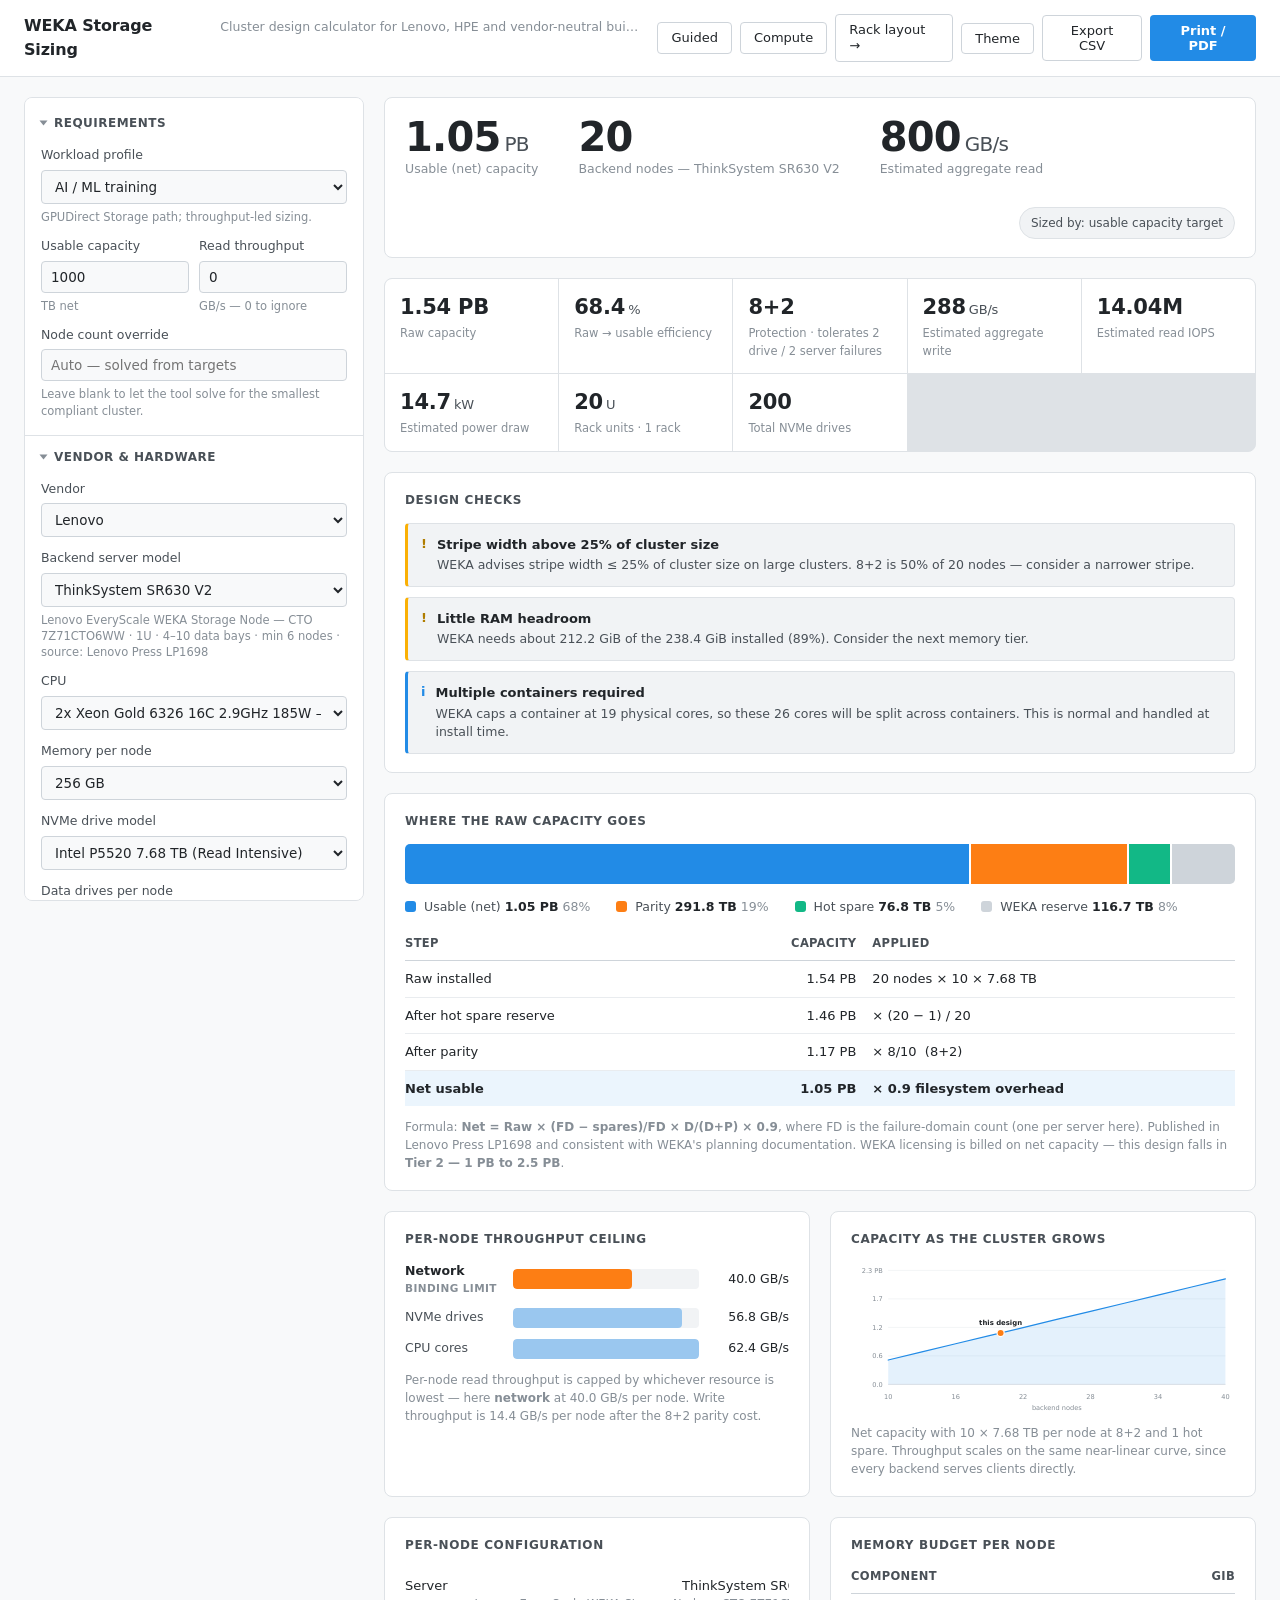
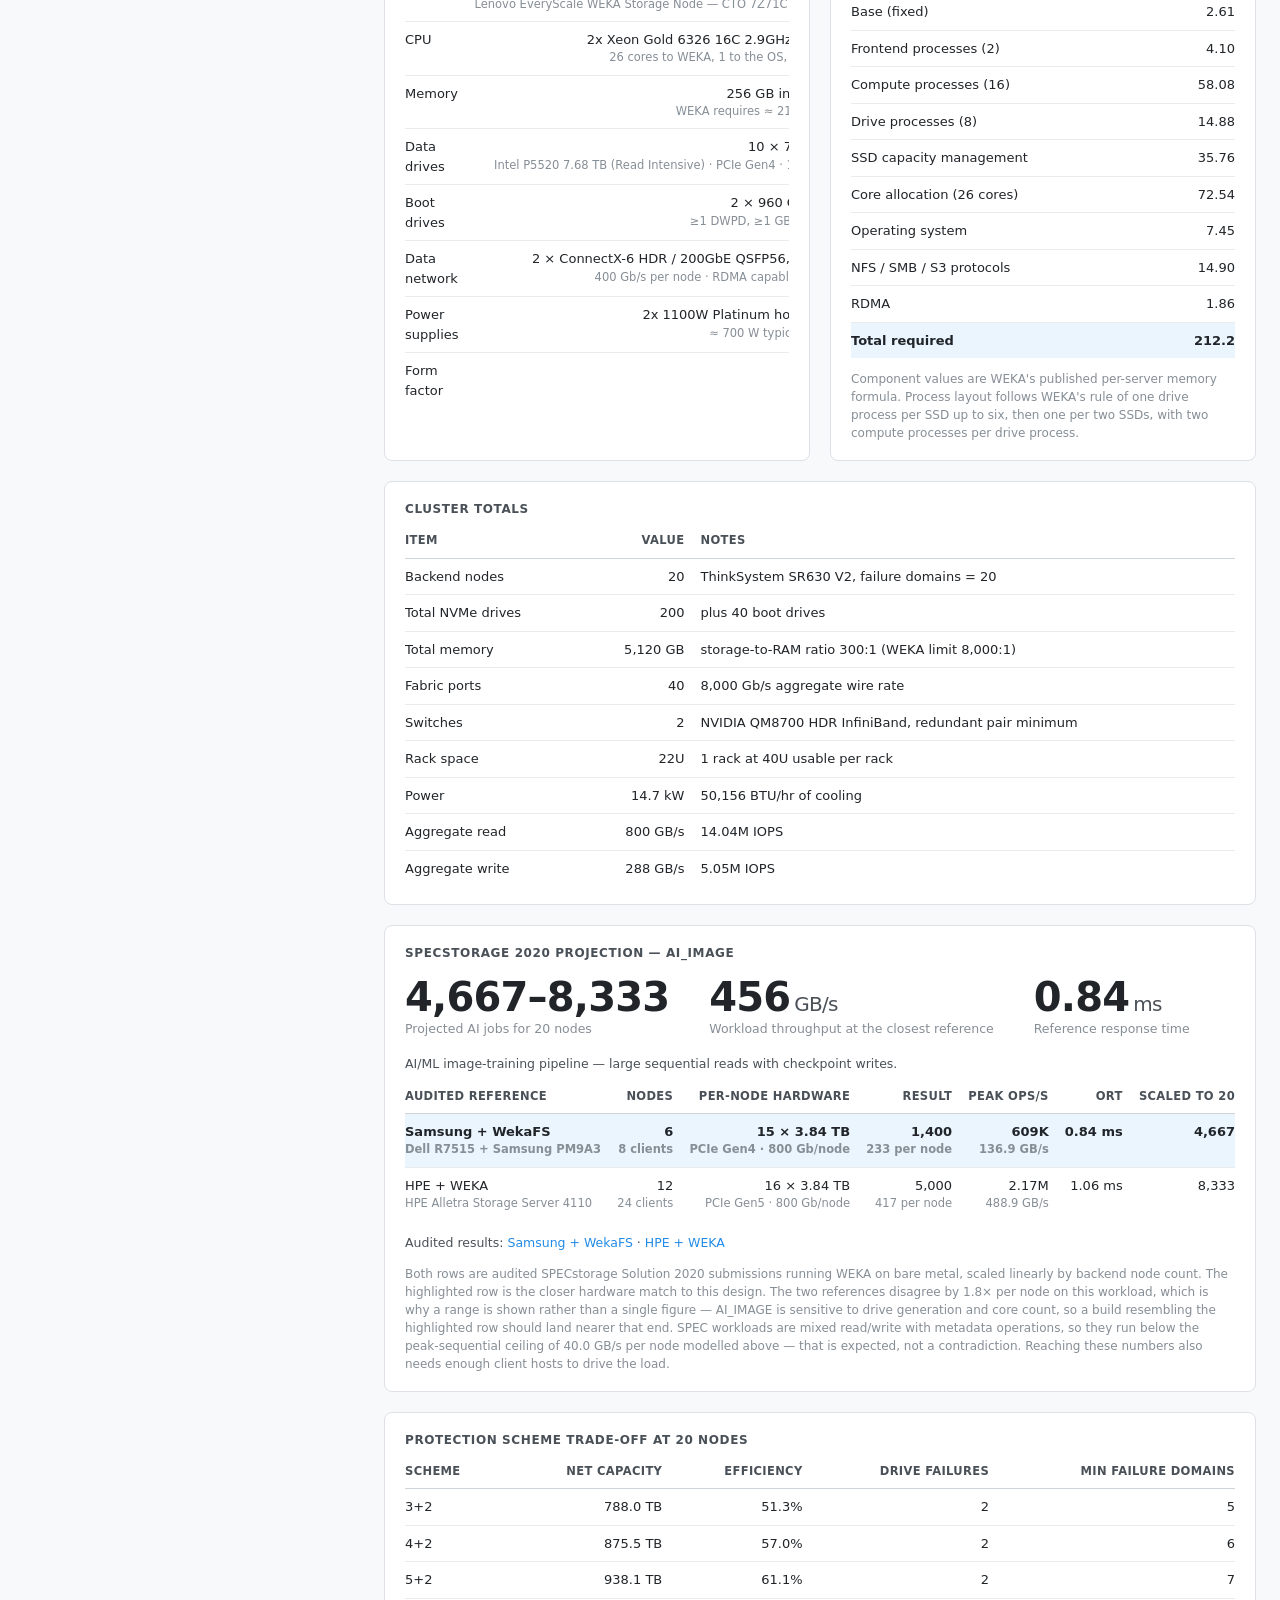
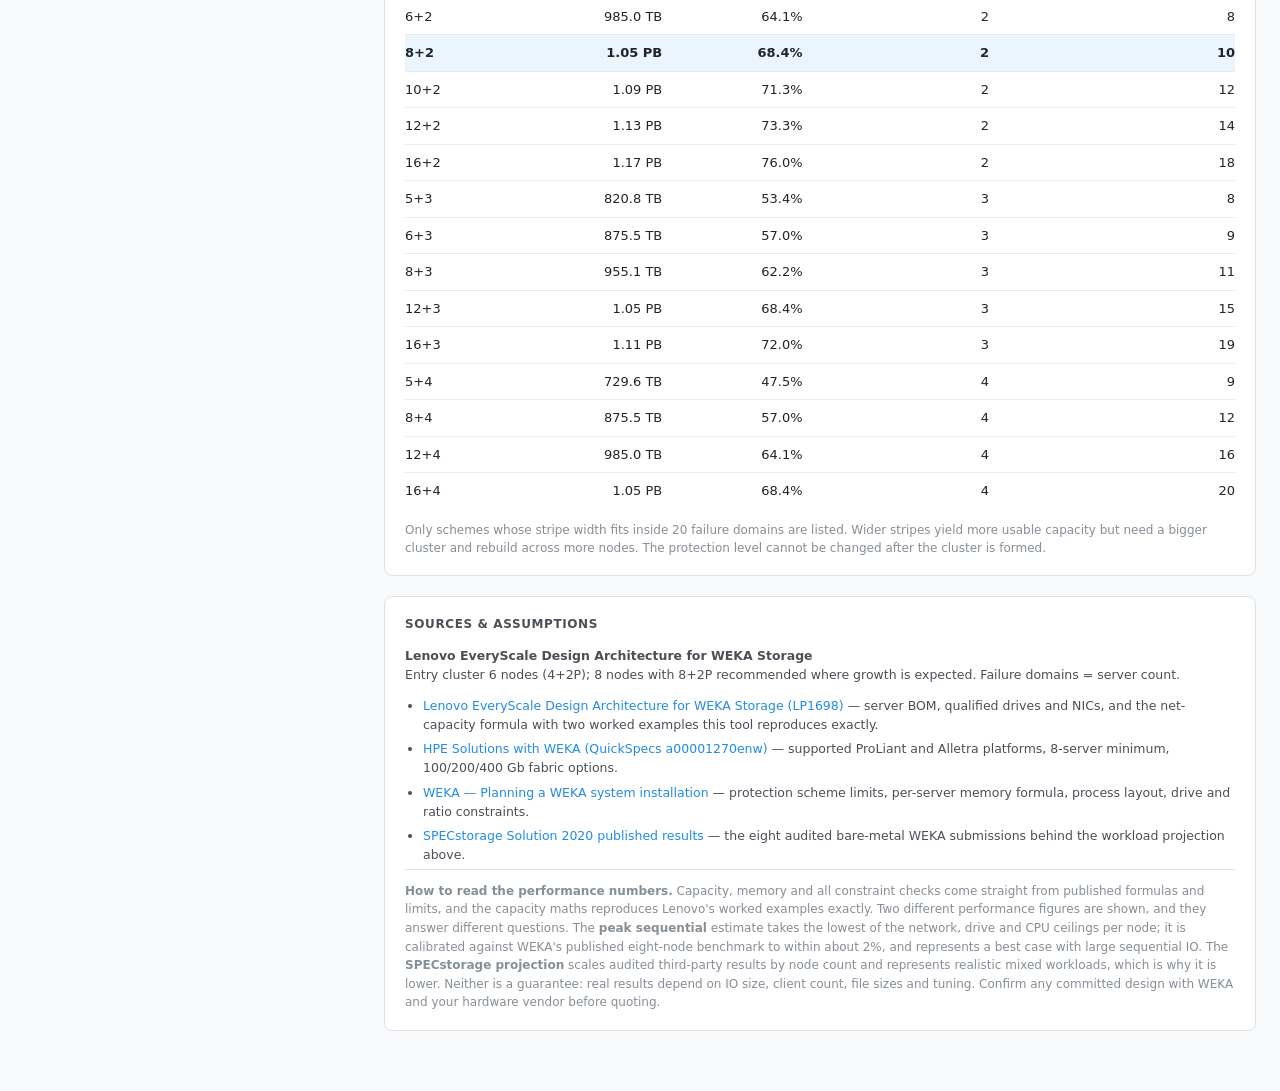
<file: index.html>
<!doctype html>
<html lang="en">
<head>
<meta charset="utf-8">
<meta name="viewport" content="width=device-width, initial-scale=1">
<title>WEKA Storage Sizing Tool</title>
<link rel="stylesheet" href="styles.css">
</head>
<body>

<header class="topbar">
  <div class="brand">
    <h1>WEKA Storage Sizing</h1>
    <span>Cluster design calculator for Lenovo, HPE and vendor-neutral builds</span>
  </div>
  <div class="topbar-actions">
    <a class="btn" href="wizard.html">Guided</a>
    <a class="btn" href="compute.html">Compute</a>
    <a class="btn" href="rack.html">Rack layout →</a>
    <button id="btn-theme" title="Toggle light / dark">Theme</button>
    <button id="btn-csv">Export CSV</button>
    <button id="btn-print" class="primary">Print / PDF</button>
  </div>
</header>

<div class="layout">

  <aside class="sidebar">
    <details class="group" open>
      <summary>Requirements</summary>
      <div class="group-body">
        <div class="field">
          <label for="workload">Workload profile</label>
          <select id="workload"></select>
          <div class="hint" id="workload-note"></div>
        </div>
        <div class="field-row">
          <div class="field">
            <label for="targetTB">Usable capacity</label>
            <input type="number" id="targetTB" min="0" step="10" value="1000">
            <div class="hint">TB net</div>
          </div>
          <div class="field">
            <label for="targetGBps">Read throughput</label>
            <input type="number" id="targetGBps" min="0" step="10" value="0">
            <div class="hint">GB/s — 0 to ignore</div>
          </div>
        </div>
        <div class="field">
          <label for="manualNodes">Node count override</label>
          <input type="number" id="manualNodes" min="0" step="1" placeholder="Auto — solved from targets">
          <div class="hint">Leave blank to let the tool solve for the smallest compliant cluster.</div>
        </div>
      </div>
    </details>

    <details class="group" open>
      <summary>Vendor &amp; hardware</summary>
      <div class="group-body">
        <div class="field">
          <label for="vendor">Vendor</label>
          <select id="vendor"></select>
        </div>
        <div class="field">
          <label for="server">Backend server model</label>
          <select id="server"></select>
          <div class="hint" id="server-note"></div>
        </div>
        <div class="field">
          <label for="cpu">CPU</label>
          <select id="cpu"></select>
        </div>
        <div class="field">
          <label for="ram">Memory per node</label>
          <select id="ram"></select>
        </div>
        <div class="field">
          <label for="drive">NVMe drive model</label>
          <select id="drive"></select>
        </div>
        <div class="field">
          <label for="drives">Data drives per node</label>
          <div class="range-row">
            <input type="range" id="drives" min="4" max="10" step="1" value="10">
            <span class="range-val" id="drives-val">10</span>
          </div>
          <div class="hint" id="drives-hint"></div>
        </div>
      </div>
    </details>

    <details class="group" open>
      <summary>Protection &amp; resiliency</summary>
      <div class="group-body">
        <div class="field">
          <label for="scheme">Data protection scheme</label>
          <select id="scheme"></select>
          <div class="hint" id="scheme-note"></div>
        </div>
        <div class="field">
          <label for="spares">Hot spare capacity</label>
          <div class="range-row">
            <input type="range" id="spares" min="0" max="6" step="1" value="1">
            <span class="range-val" id="spares-val">1</span>
          </div>
          <div class="hint">Failure domains reserved for rebuild. One is the common default.</div>
        </div>
      </div>
    </details>

    <details class="group">
      <summary>Networking</summary>
      <div class="group-body">
        <div class="field">
          <label for="nic">Data network adapter</label>
          <select id="nic"></select>
        </div>
        <div class="field">
          <label for="nicCount">Adapters per node</label>
          <div class="range-row">
            <input type="range" id="nicCount" min="1" max="3" step="1" value="2">
            <span class="range-val" id="nicCount-val">2</span>
          </div>
          <div class="hint">Two is recommended for redundancy. WEKA uses at most two RDMA adapters for cluster traffic.</div>
        </div>
        <div class="field">
          <label for="switch">Fabric switch</label>
          <select id="switch"></select>
        </div>
        <label class="check"><input type="checkbox" id="rdma" checked><span>RDMA enabled (adds 1.86 GiB per server)</span></label>
        <label class="check"><input type="checkbox" id="protocols" checked><span>NFS / SMB / S3 protocol containers (adds 14.9 GiB per server)</span></label>
      </div>
    </details>
  </aside>

  <main class="results" id="results"></main>
</div>

<script src="catalog.js"></script>
<script src="sizing.js"></script>
<script src="app.js"></script>
</body>
</html>
</file>
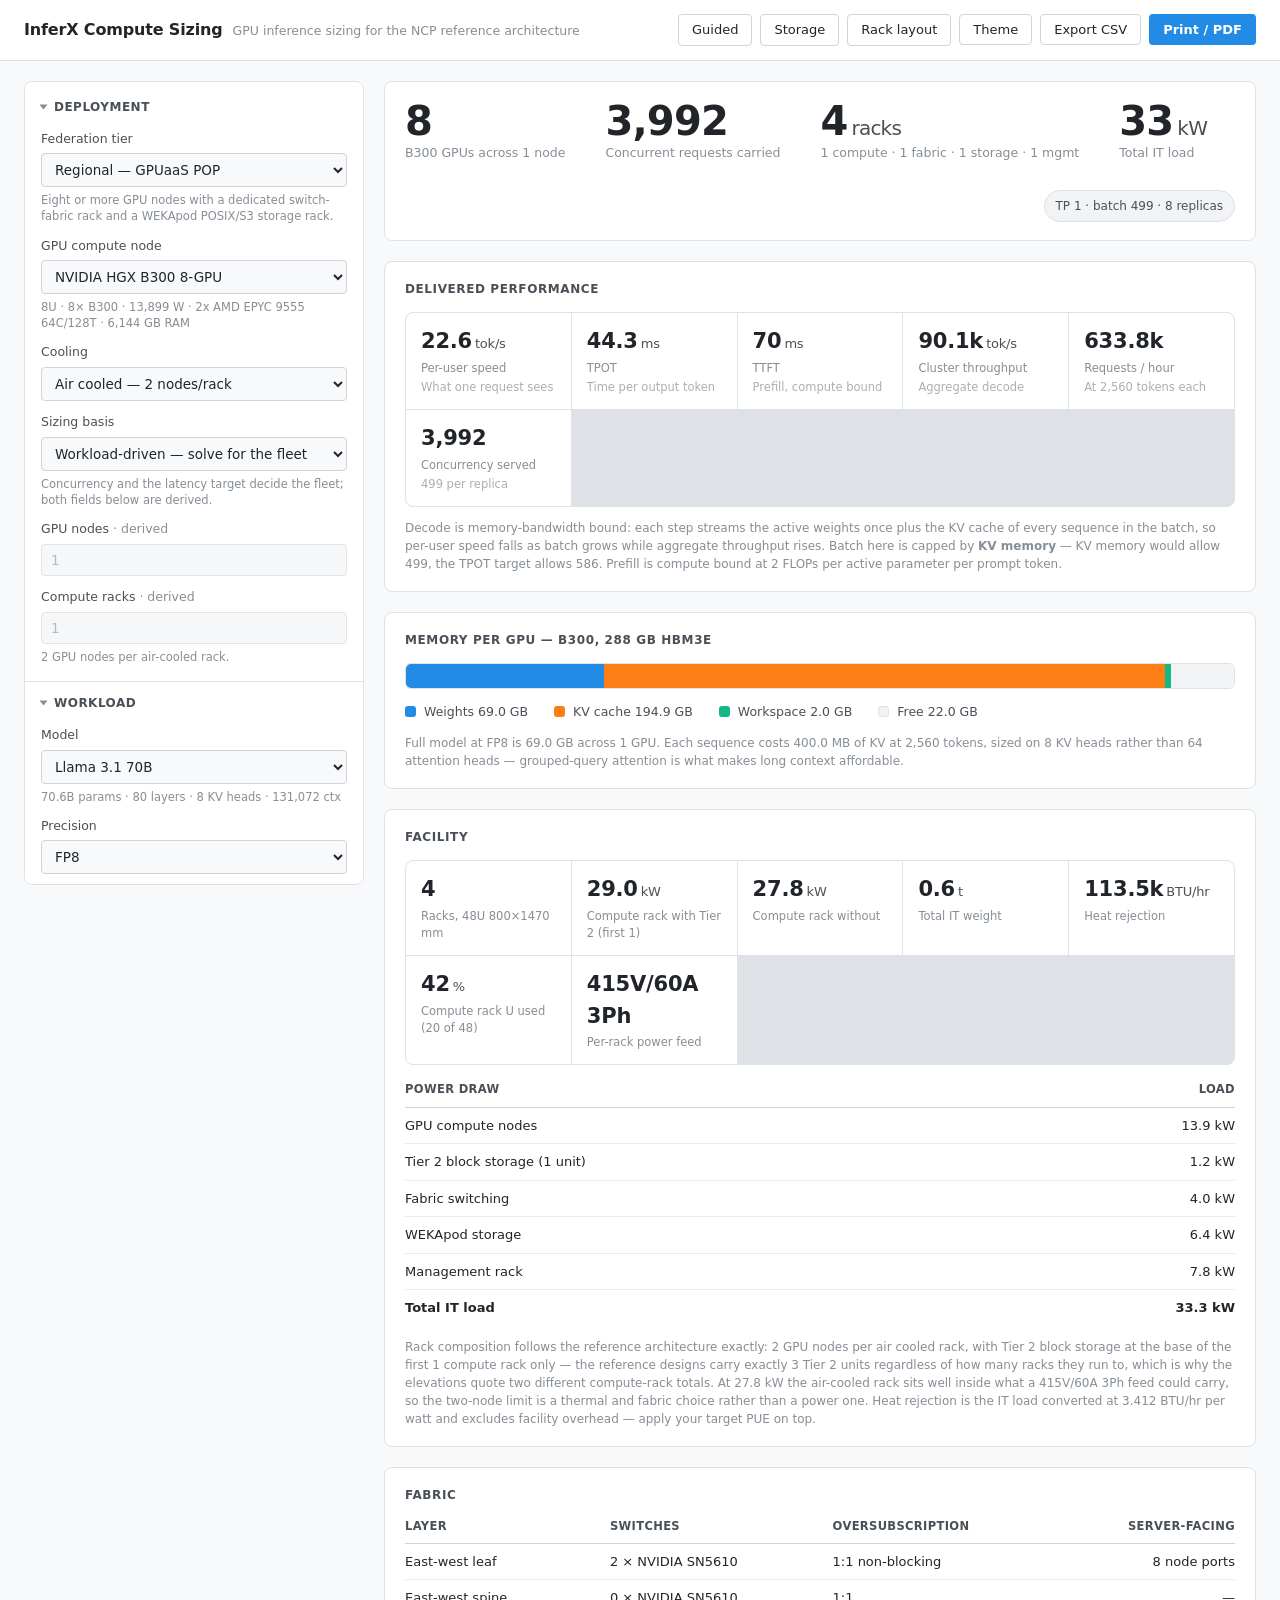
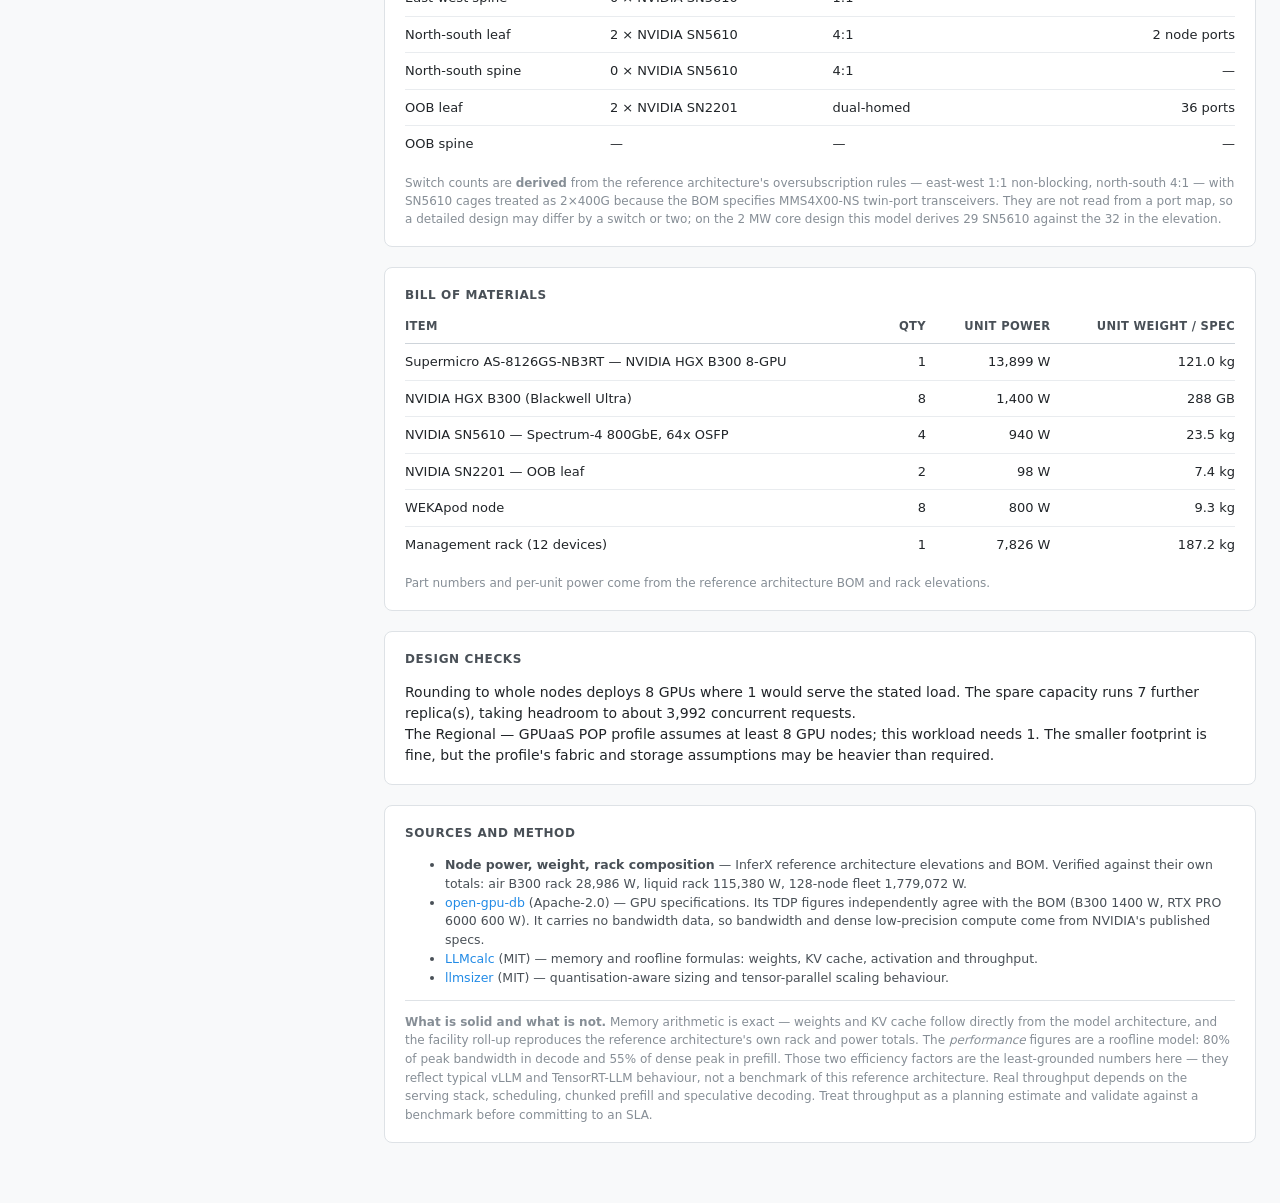
<file: compute.html>
<!doctype html>
<html lang="en">
<head>
<meta charset="utf-8">
<meta name="viewport" content="width=device-width, initial-scale=1">
<title>InferX Compute Sizing</title>
<link rel="stylesheet" href="styles.css">
</head>
<body>

<header class="topbar">
  <div class="brand">
    <h1>InferX Compute Sizing</h1>
    <span>GPU inference sizing for the NCP reference architecture</span>
  </div>
  <div class="topbar-actions">
    <a class="btn" href="wizard.html">Guided</a>
    <a class="btn" href="index.html">Storage</a>
    <a class="btn" href="rack.html">Rack layout</a>
    <button id="btn-theme" title="Toggle light / dark">Theme</button>
    <button id="btn-csv">Export CSV</button>
    <button id="btn-print" class="primary">Print / PDF</button>
  </div>
</header>

<div class="layout">
  <aside class="sidebar">
    <details class="group" open>
      <summary>Deployment</summary>
      <div class="group-body">
        <div class="field">
          <label for="profile">Federation tier</label>
          <select id="profile"></select>
          <span class="hint" id="profile-hint"></span>
        </div>
        <div class="field">
          <label for="node">GPU compute node</label>
          <select id="node"></select>
          <span class="hint" id="node-hint"></span>
        </div>
        <div class="field">
          <label for="cooling">Cooling</label>
          <select id="cooling">
            <option value="air">Air cooled — 2 nodes/rack</option>
            <option value="liquid">Direct liquid cooled — 8 nodes/rack + CDU</option>
          </select>
        </div>
        <div class="field">
          <label for="basis">Sizing basis</label>
          <select id="basis">
            <option value="workload">Workload-driven — solve for the fleet</option>
            <option value="nodes">Fixed GPU node count</option>
            <option value="racks">Fixed compute rack count</option>
          </select>
          <span class="hint" id="basis-hint"></span>
        </div>
        <div class="field" id="f-nodes">
          <label for="fixedNodes">GPU nodes</label>
          <input type="number" id="fixedNodes" min="1" max="4096" value="8">
        </div>
        <div class="field" id="f-racks">
          <label for="fixedRacks">Compute racks</label>
          <input type="number" id="fixedRacks" min="1" max="512" value="4">
          <span class="hint" id="racks-hint"></span>
        </div>
      </div>
    </details>

    <details class="group" open>
      <summary>Workload</summary>
      <div class="group-body">
        <div class="field">
          <label for="model">Model</label>
          <select id="model"></select>
          <span class="hint" id="model-hint"></span>
        </div>
        <div class="field">
          <label for="precision">Precision</label>
          <select id="precision"></select>
        </div>
        <div class="field">
          <label for="concurrent">Concurrent requests</label>
          <input type="number" id="concurrent" min="1" max="100000" value="256">
        </div>
        <div class="field-row">
          <div class="field">
            <label for="promptTokens">Prompt tokens</label>
            <input type="number" id="promptTokens" min="1" max="1000000" value="2048">
          </div>
          <div class="field">
            <label for="outputTokens">Output tokens</label>
            <input type="number" id="outputTokens" min="1" max="1000000" value="512">
          </div>
        </div>
      </div>
    </details>

    <details class="group" open>
      <summary>Service level</summary>
      <div class="group-body">
        <div class="field">
          <label for="tpot">Time per output token (TPOT) target</label>
          <div class="range-row">
            <input type="range" id="tpot" min="10" max="200" step="5" value="50">
            <span class="range-val" id="tpot-val">50</span>
          </div>
          <span class="hint">Caps batch size. 50 ms is roughly 20 tokens/sec per user — comfortable for chat.</span>
        </div>
        <div class="field">
          <label for="ttft">Time to first token (TTFT) target</label>
          <div class="range-row">
            <input type="range" id="ttft" min="100" max="5000" step="100" value="1000">
            <span class="range-val" id="ttft-val">1000</span>
          </div>
        </div>
        <div class="field">
          <label for="tp">Tensor parallel width</label>
          <select id="tp">
            <option value="">Auto — smallest that fits</option>
            <option value="1">1</option><option value="2">2</option>
            <option value="4">4</option><option value="8">8</option>
            <option value="16">16</option><option value="32">32</option>
          </select>
        </div>
      </div>
    </details>

    <details class="group" open>
      <summary>Storage</summary>
      <div class="group-body">
        <div class="field">
          <label for="wekapods">WEKApod Nitro nodes</label>
          <input type="number" id="wekapods" min="0" max="240" value="8">
          <span class="hint">POSIX/S3/AI tier. 8 per the regional design, 24 in the 2 MW core design. Size capacity on the <a href="index.html">storage page</a>.</span>
        </div>
      </div>
    </details>
  </aside>

  <main class="results" id="results"></main>
</div>

<script src="catalog.js"></script>
<script src="compute-catalog.js"></script>
<script src="inference.js"></script>
<script src="compute-app.js"></script>
</body>
</html>
</file>
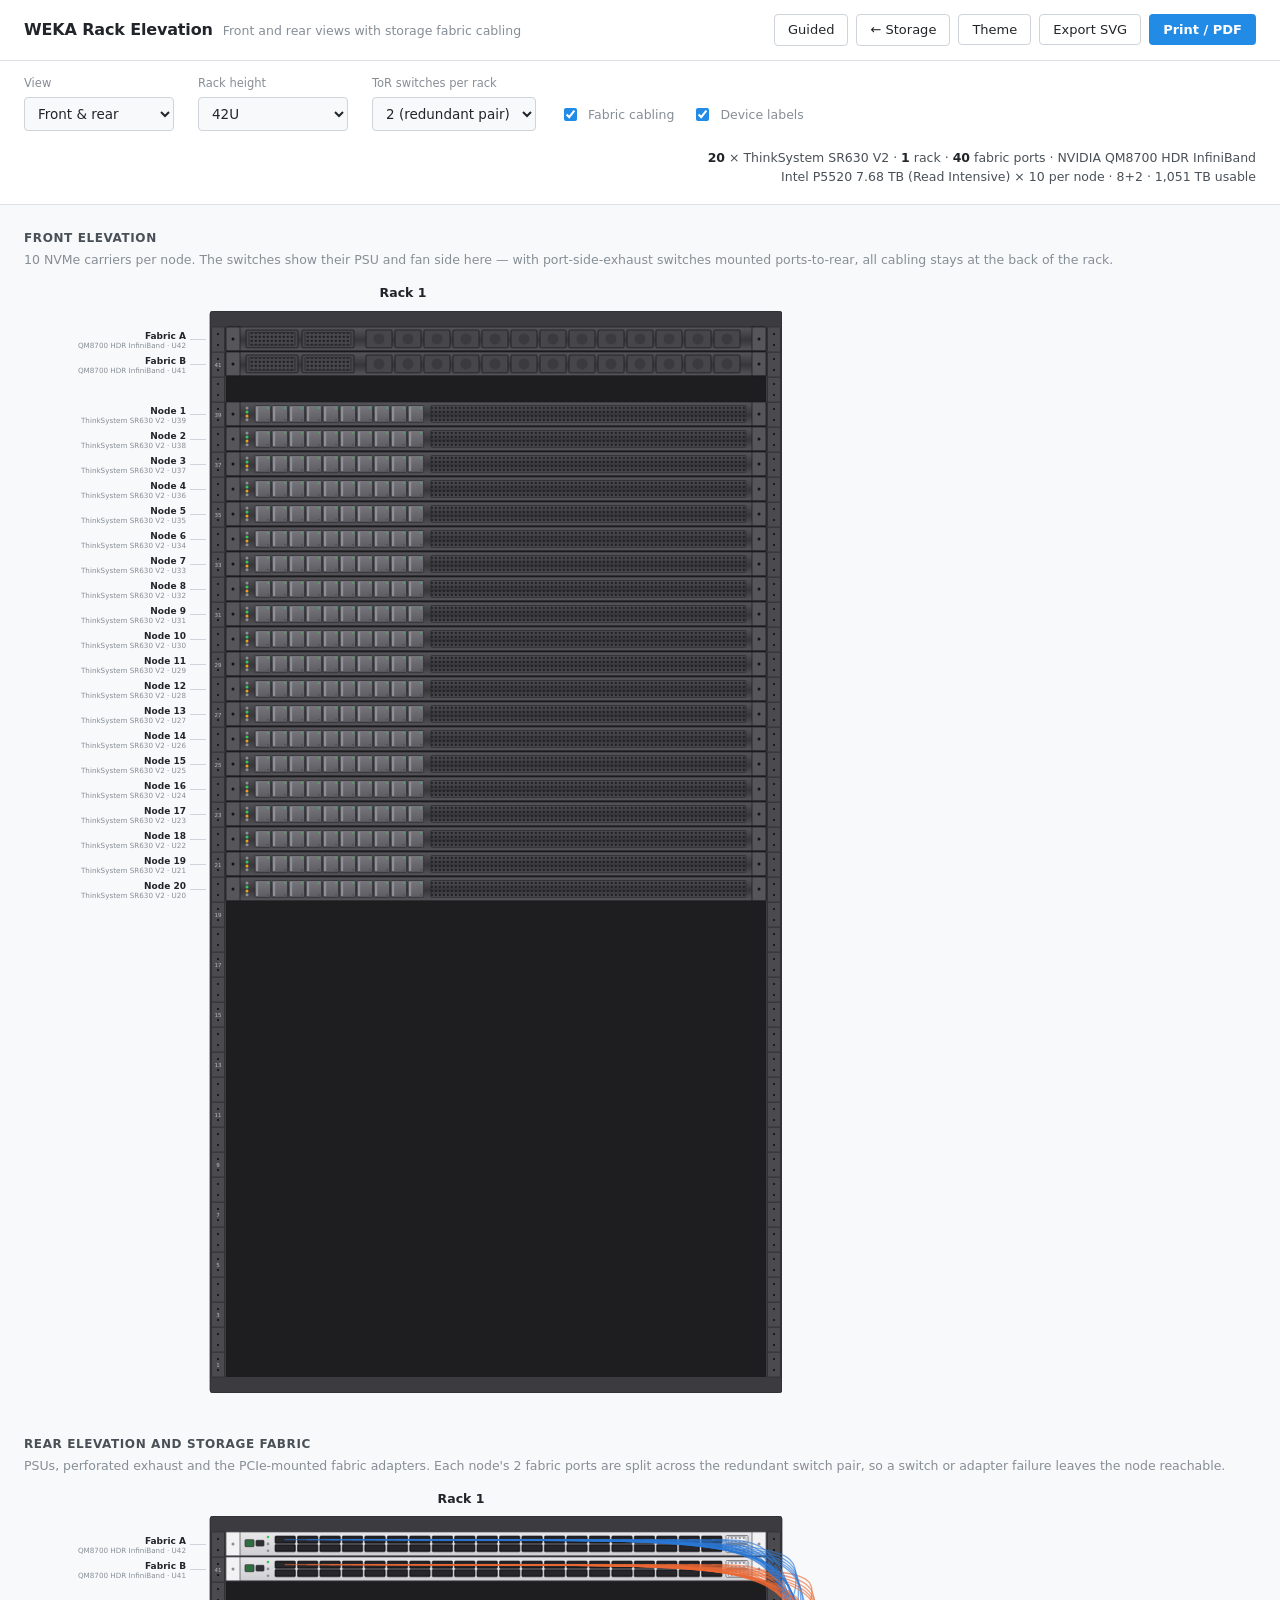
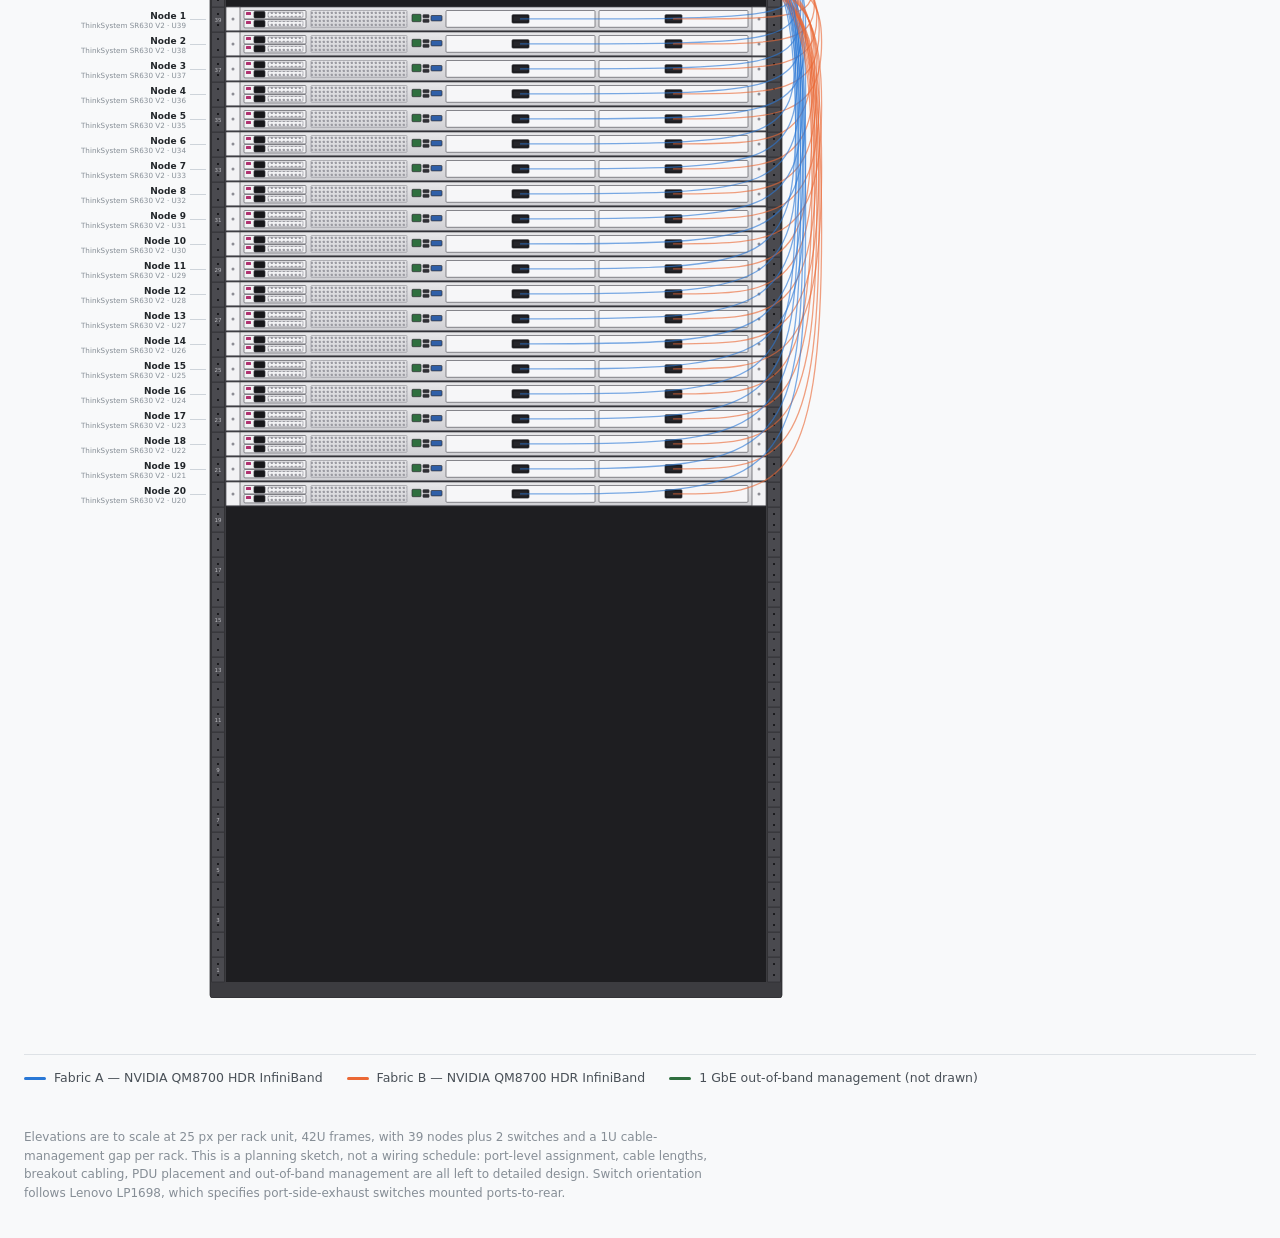
<file: rack.html>
<!doctype html>
<html lang="en">
<head>
<meta charset="utf-8">
<meta name="viewport" content="width=device-width, initial-scale=1">
<title>WEKA Rack Elevation</title>
<link rel="stylesheet" href="styles.css">
<link rel="stylesheet" href="rack.css">
</head>
<body>

<header class="topbar">
  <div class="brand">
    <h1>WEKA Rack Elevation</h1>
    <span>Front and rear views with storage fabric cabling</span>
  </div>
  <div class="topbar-actions">
    <a class="btn" href="wizard.html">Guided</a>
    <a class="btn" href="index.html">← Storage</a>
    <button id="btn-theme" title="Toggle light / dark">Theme</button>
    <button id="btn-svg">Export SVG</button>
    <button id="btn-print" class="primary">Print / PDF</button>
  </div>
</header>

<div class="rack-controls">
  <div class="ctl">
    <label for="view">View</label>
    <select id="view">
      <option value="both">Front &amp; rear</option>
      <option value="front">Front only</option>
      <option value="rear">Rear only</option>
    </select>
  </div>
  <div class="ctl">
    <label for="rackU">Rack height</label>
    <select id="rackU">
      <option value="42">42U</option>
      <option value="45">45U</option>
      <option value="48">48U</option>
    </select>
  </div>
  <div class="ctl">
    <label for="torCount">ToR switches per rack</label>
    <select id="torCount">
      <option value="2">2 (redundant pair)</option>
      <option value="1">1</option>
    </select>
  </div>
  <div class="ctl check-ctl">
    <label class="check"><input type="checkbox" id="showCables" checked><span>Fabric cabling</span></label>
    <label class="check"><input type="checkbox" id="showLabels" checked><span>Device labels</span></label>
  </div>
  <div class="ctl-summary" id="ctl-summary"></div>
</div>

<main class="rack-main" id="rack-main"></main>

<script src="catalog.js"></script>
<script src="sizing.js"></script>
<script src="rack.js"></script>
</body>
</html>
</file>
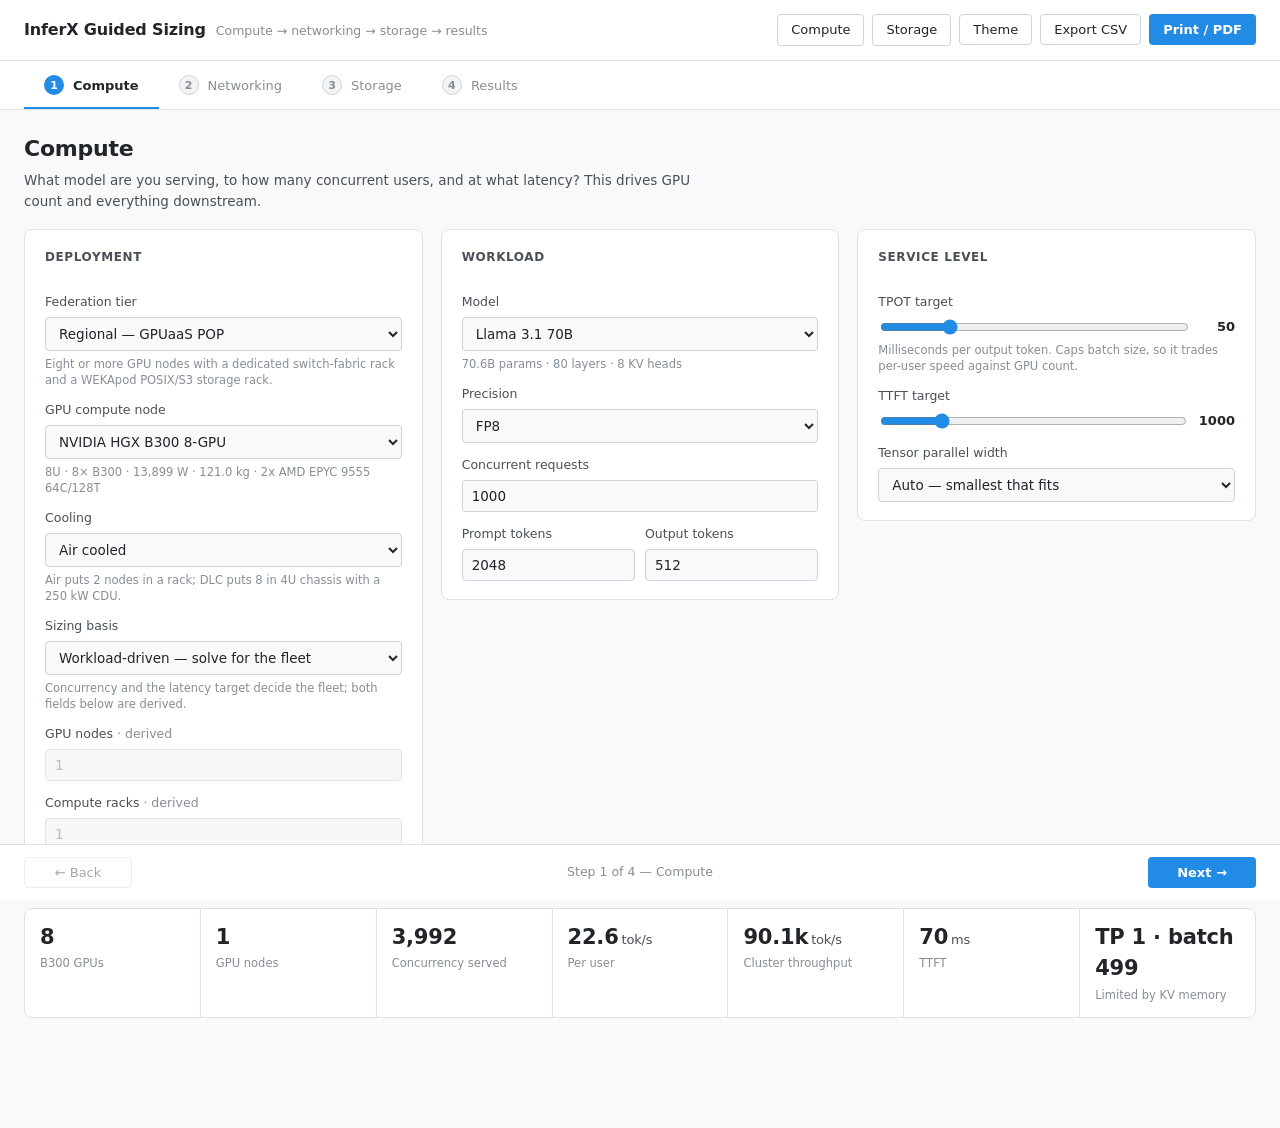
<file: wizard.html>
<!doctype html>
<html lang="en">
<head>
<meta charset="utf-8">
<meta name="viewport" content="width=device-width, initial-scale=1">
<title>InferX Guided Sizing</title>
<link rel="stylesheet" href="styles.css">
<link rel="stylesheet" href="rack.css">
<link rel="stylesheet" href="wizard.css">
</head>
<body>

<header class="topbar">
  <div class="brand">
    <h1>InferX Guided Sizing</h1>
    <span>Compute → networking → storage → results</span>
  </div>
  <div class="topbar-actions">
    <a class="btn" href="compute.html">Compute</a>
    <a class="btn" href="index.html">Storage</a>
    <button id="btn-theme" title="Toggle light / dark">Theme</button>
    <button id="btn-csv">Export CSV</button>
    <button id="btn-print" class="primary">Print / PDF</button>
  </div>
</header>

<nav class="stepper" id="stepper"></nav>

<main class="wizard" id="wizard">

  <!-- ============ 1. COMPUTE ============ -->
  <section class="step" data-step="0">
    <div class="step-head">
      <h2>Compute</h2>
      <p>What model are you serving, to how many concurrent users, and at what latency? This drives GPU count and everything downstream.</p>
    </div>
    <div class="step-grid">
      <div class="card">
        <h2>Deployment</h2>
        <div class="field"><label for="w-profile">Federation tier</label><select id="w-profile"></select>
          <span class="hint" id="w-profile-hint"></span></div>
        <div class="field"><label for="w-node">GPU compute node</label><select id="w-node"></select>
          <span class="hint" id="w-node-hint"></span></div>
        <div class="field"><label for="w-cooling">Cooling</label><select id="w-cooling">
          <option value="air">Air cooled</option><option value="liquid">Direct liquid cooled (DLC)</option>
        </select><span class="hint" id="w-cool-hint"></span></div>
        <div class="field"><label for="w-basis">Sizing basis</label><select id="w-basis">
          <option value="workload">Workload-driven — solve for the fleet</option>
          <option value="nodes">Fixed GPU node count</option>
          <option value="racks">Fixed compute rack count</option>
        </select><span class="hint" id="w-basis-hint"></span></div>
        <div class="field" id="f-nodes"><label for="w-nodes">GPU nodes</label>
          <input type="number" id="w-nodes" min="1" max="4096" value="8"></div>
        <div class="field" id="f-racks"><label for="w-racks">Compute racks</label>
          <input type="number" id="w-racks" min="1" max="512" value="4">
          <span class="hint" id="w-racks-hint"></span></div>
      </div>
      <div class="card">
        <h2>Workload</h2>
        <div class="field"><label for="w-model">Model</label><select id="w-model"></select>
          <span class="hint" id="w-model-hint"></span></div>
        <div class="field"><label for="w-precision">Precision</label><select id="w-precision"></select></div>
        <div class="field"><label for="w-conc">Concurrent requests</label>
          <input type="number" id="w-conc" min="1" max="1000000" value="1000"></div>
        <div class="field-row">
          <div class="field"><label for="w-prompt">Prompt tokens</label>
            <input type="number" id="w-prompt" min="1" value="2048"></div>
          <div class="field"><label for="w-out">Output tokens</label>
            <input type="number" id="w-out" min="1" value="512"></div>
        </div>
      </div>
      <div class="card">
        <h2>Service level</h2>
        <div class="field"><label for="w-tpot">TPOT target</label>
          <div class="range-row"><input type="range" id="w-tpot" min="10" max="200" step="5" value="50">
            <span class="range-val" id="w-tpot-val">50</span></div>
          <span class="hint">Milliseconds per output token. Caps batch size, so it trades per-user speed against GPU count.</span></div>
        <div class="field"><label for="w-ttft">TTFT target</label>
          <div class="range-row"><input type="range" id="w-ttft" min="100" max="5000" step="100" value="1000">
            <span class="range-val" id="w-ttft-val">1000</span></div></div>
        <div class="field"><label for="w-tp">Tensor parallel width</label>
          <select id="w-tp"><option value="">Auto — smallest that fits</option>
            <option>1</option><option>2</option><option>4</option><option>8</option><option>16</option><option>32</option></select></div>
      </div>
    </div>
    <div class="step-live" id="live-compute"></div>
  </section>

  <!-- ============ 2. NETWORKING ============ -->
  <section class="step" data-step="1" hidden>
    <div class="step-head">
      <h2>Networking</h2>
      <p>The fabric follows from the node count. East-west carries GPU-to-GPU traffic and is non-blocking; north-south carries client and storage traffic at 4:1.</p>
    </div>
    <div class="step-grid">
      <div class="card">
        <h2>Topology</h2>
        <div class="field"><label for="w-ew">East-west oversubscription</label>
          <select id="w-ew"><option value="1">1:1 — non-blocking (reference)</option>
            <option value="2">2:1</option><option value="4">4:1</option></select>
          <span class="hint">Tensor parallelism spanning nodes needs 1:1. Anything less throttles collectives.</span></div>
        <div class="field"><label for="w-ns">North-south oversubscription</label>
          <select id="w-ns"><option value="4">4:1 (reference)</option>
            <option value="2">2:1</option><option value="1">1:1</option></select></div>
        <div class="field"><label for="w-breakout">SN5610 port mode</label>
          <select id="w-breakout"><option value="2">2×400G breakout (reference, MMS4X00-NS)</option>
            <option value="1">1×800G per cage</option></select></div>
      </div>
      <div class="card" id="net-summary"></div>
    </div>
    <div class="step-live" id="live-net"></div>
  </section>

  <!-- ============ 3. STORAGE ============ -->
  <section class="step" data-step="2" hidden>
    <div class="step-head">
      <h2>Storage</h2>
      <p>The POSIX/S3/AI tier feeds the GPUs. Size it by capacity, by the throughput the fleet needs, or by matching the reference architecture.</p>
    </div>
    <div class="step-grid">
      <div class="card">
        <h2>WEKA tier</h2>
        <div class="field"><label for="w-pod">WEKApod model</label><select id="w-pod"></select>
          <span class="hint" id="w-pod-hint"></span></div>
        <div class="field"><label for="w-stmode">Sizing basis</label>
          <select id="w-stmode">
            <option value="ratio">Throughput per GPU — feed the fleet</option>
            <option value="capacity">Usable capacity target</option>
            <option value="manual">Fixed node count</option>
          </select></div>
        <div class="field" id="f-ratio"><label for="w-gbpergpu">Read throughput per GPU</label>
          <div class="range-row"><input type="range" id="w-gbpergpu" min="1" max="20" step="1" value="4">
            <span class="range-val" id="w-gbpergpu-val">4</span></div>
          <span class="hint">GB/s per GPU. 2–4 suits inference and RAG; training checkpoints want more.</span></div>
        <div class="field" id="f-cap" hidden><label for="w-captb">Usable capacity</label>
          <input type="number" id="w-captb" min="10" step="10" value="1000"><span class="hint">TB net</span></div>
        <div class="field" id="f-manual" hidden><label for="w-stnodes">WEKApod nodes</label>
          <input type="number" id="w-stnodes" min="8" max="1024" value="8"></div>
        <div class="field"><label for="w-scheme">Protection scheme</label><select id="w-scheme"></select>
          <span class="hint">WEKA sizes the WEKApod at 5+2 with one virtual hot spare.</span></div>
      </div>
      <div class="card" id="storage-summary"></div>
    </div>
    <div class="step-live" id="live-storage"></div>
  </section>

  <!-- ============ 4. RESULTS ============ -->
  <section class="step" data-step="3" hidden>
    <div class="step-head">
      <h2>Results</h2>
      <p>The whole solution: compute, fabric, storage, facility and rack elevations.</p>
    </div>
    <div id="results"></div>
  </section>
</main>

<div class="wizard-nav">
  <button id="w-back">← Back</button>
  <span class="wizard-pos" id="w-pos"></span>
  <button id="w-next" class="primary">Next →</button>
</div>

<script src="catalog.js"></script>
<script src="sizing.js"></script>
<script src="compute-catalog.js"></script>
<script src="inference.js"></script>
<script src="ra-rack.js"></script>
<script src="wizard.js"></script>
</body>
</html>
</file>
<file: styles.css>
:root {
  color-scheme: light;
  --page: #f8f9fa;
  --surface: #ffffff;
  --surface-2: #f1f3f5;
  --text-primary: #212529;
  --text-secondary: #495057;
  --text-muted: #868e96;
  --border: #dee2e6;
  --border-strong: #ced4da;
  --grid: #e9ecef;

  --series-1: #228be6;
  --series-2: #fd7e14;
  --series-3: #12b886;

  --accent: #228be6;
  --accent-ink: #ffffff;

  --good: #40c057;
  --warning: #fab005;
  --critical: #fa5252;
  --info: #228be6;

  --radius: 8px;
  --radius-sm: 4px;
  --font: -apple-system, BlinkMacSystemFont, "Segoe UI", Roboto, system-ui, sans-serif;
  --mono: ui-monospace, SFMono-Regular, "SF Mono", Menlo, monospace;
}

@media (prefers-color-scheme: dark) {
  :root:not([data-theme="light"]) {
    color-scheme: dark;
    --page: #0f1115;
    --surface: #1A1B1E;
    --surface-2: #25262B;
    --text-primary: #ffffff;
    --text-secondary: #C1C2C5;
    --text-muted: #909296;
    --border: #2C2E33;
    --border-strong: #373A40;
    --grid: #2C2E33;
    --series-1: #339af0;
    --series-2: #ff922b;
    --series-3: #20c997;
    --accent: #339af0;
    --good: #51cf66;
    --warning: #fcc419;
    --critical: #ff6b6b;
    --info: #339af0;
  }
}

:root[data-theme="dark"] {
  color-scheme: dark;
  --page: #0f1115;
  --surface: #1A1B1E;
  --surface-2: #25262B;
  --text-primary: #ffffff;
  --text-secondary: #C1C2C5;
  --text-muted: #909296;
  --border: #2C2E33;
  --border-strong: #373A40;
  --grid: #2C2E33;
  --series-1: #339af0;
  --series-2: #ff922b;
  --series-3: #20c997;
  --accent: #339af0;
  --good: #51cf66;
  --warning: #fcc419;
  --critical: #ff6b6b;
  --info: #339af0;
}

* { box-sizing: border-box; }

body {
  margin: 0;
  font-family: var(--font);
  background: var(--page);
  color: var(--text-primary);
  font-size: 14px;
  line-height: 1.5;
  -webkit-font-smoothing: antialiased;
}

/* ---------- header ---------- */
.topbar {
  display: flex;
  align-items: center;
  gap: 16px;
  padding: 14px 24px;
  background: var(--surface);
  border-bottom: 1px solid var(--border);
  position: sticky;
  top: 0;
  z-index: 20;
}
.brand { display: flex; align-items: baseline; gap: 10px; min-width: 0; }
.brand h1 { font-size: 16px; font-weight: 650; margin: 0; letter-spacing: -0.01em; }
.brand span { font-size: 12.5px; color: var(--text-muted); white-space: nowrap; overflow: hidden; text-overflow: ellipsis; }
.topbar-actions { margin-left: auto; display: flex; gap: 8px; align-items: center; }

button, .btn {
  font-family: var(--font);
  font-size: 13px;
  padding: 7px 13px;
  border-radius: var(--radius-sm);
  border: 1px solid var(--border-strong);
  background: var(--surface);
  color: var(--text-primary);
  cursor: pointer;
  transition: background 0.12s ease, border-color 0.12s ease;
}
button:hover { background: var(--surface-2); }
button.primary { background: var(--accent); color: var(--accent-ink); border-color: transparent; font-weight: 550; }
button.primary:hover { filter: brightness(1.07); }
a.btn { display: inline-flex; align-items: center; text-decoration: none; line-height: 1.2; }
a.btn:hover { background: var(--surface-2); }

/* ---------- layout ---------- */
.layout {
  display: grid;
  grid-template-columns: 340px minmax(0, 1fr);
  gap: 20px;
  padding: 20px 24px 60px;
  max-width: 1560px;
  margin: 0 auto;
  align-items: start;
}
@media (max-width: 1020px) {
  .layout { grid-template-columns: 1fr; }
  .sidebar { position: static !important; }
}

.sidebar {
  position: sticky;
  top: 76px;
  max-height: calc(100vh - 96px);
  overflow-y: auto;
  background: var(--surface);
  border: 1px solid var(--border);
  border-radius: var(--radius);
  padding: 4px 0;
}

/* ---------- form ---------- */
.group { border-bottom: 1px solid var(--border); }
.group:last-child { border-bottom: none; }
.group > summary {
  cursor: pointer;
  padding: 12px 16px;
  font-weight: 600;
  font-size: 12px;
  letter-spacing: 0.04em;
  text-transform: uppercase;
  color: var(--text-secondary);
  list-style: none;
  display: flex;
  align-items: center;
  gap: 8px;
  user-select: none;
}
.group > summary::-webkit-details-marker { display: none; }
.group > summary::before {
  content: "";
  width: 0; height: 0;
  border-left: 5px solid var(--text-muted);
  border-top: 4px solid transparent;
  border-bottom: 4px solid transparent;
  transition: transform 0.15s ease;
  flex: none;
}
.group[open] > summary::before { transform: rotate(90deg); }
.group-body { padding: 2px 16px 16px; display: flex; flex-direction: column; gap: 12px; }

.field { display: flex; flex-direction: column; gap: 5px; }
.field label { font-size: 12.5px; color: var(--text-secondary); font-weight: 500; }
.field .hint { font-size: 11.5px; color: var(--text-muted); line-height: 1.4; }
.field-row { display: grid; grid-template-columns: 1fr 1fr; gap: 10px; }

input[type="number"], input[type="text"], select {
  font-family: var(--font);
  font-size: 13.5px;
  padding: 7px 9px;
  border-radius: var(--radius-sm);
  border: 1px solid var(--border-strong);
  background: var(--page);
  color: var(--text-primary);
  width: 100%;
  min-width: 0;
}
input:focus, select:focus { outline: 2px solid var(--accent); outline-offset: -1px; border-color: transparent; }

/* A locked field still shows its value — it is the figure the other basis
   derived — but cannot be edited. */
input:disabled, select:disabled {
  opacity: 0.6;
  cursor: not-allowed;
  background: var(--surface-2);
  color: var(--text-muted);
}
.field.locked label::after {
  content: " · derived";
  color: var(--text-muted);
  font-weight: 400;
}

.range-row { display: flex; align-items: center; gap: 10px; }
.range-row input[type="range"] { flex: 1; accent-color: var(--accent); min-width: 0; }
.range-val {
  font-variant-numeric: tabular-nums;
  font-size: 13px;
  font-weight: 600;
  min-width: 34px;
  text-align: right;
}

.check { display: flex; align-items: flex-start; gap: 8px; font-size: 13px; color: var(--text-secondary); }
.check input { accent-color: var(--accent); margin-top: 2px; flex: none; }

/* ---------- results ---------- */
.results { display: flex; flex-direction: column; gap: 20px; min-width: 0; }

.card {
  background: var(--surface);
  border: 1px solid var(--border);
  border-radius: var(--radius);
  padding: 18px 20px;
  min-width: 0;
}
.card > h2 {
  font-size: 12px;
  text-transform: uppercase;
  letter-spacing: 0.05em;
  color: var(--text-secondary);
  margin: 0 0 14px;
  font-weight: 600;
}
.card-note { font-size: 12px; color: var(--text-muted); margin-top: 12px; line-height: 1.5; }

/* hero */
.hero { display: flex; flex-wrap: wrap; gap: 28px 40px; align-items: flex-end; }
.hero-figure { display: flex; flex-direction: column; gap: 2px; }
.hero-figure .value { font-size: 40px; font-weight: 620; letter-spacing: -0.02em; line-height: 1.05; }
.hero-figure .unit { font-size: 20px; font-weight: 500; color: var(--text-secondary); margin-left: 4px; }
.hero-figure .label { font-size: 12.5px; color: var(--text-muted); }
.hero-driver {
  margin-left: auto;
  font-size: 12px;
  color: var(--text-secondary);
  background: var(--surface-2);
  padding: 6px 11px;
  border-radius: 999px;
  border: 1px solid var(--border);
}

/* stat tiles */
.tiles { display: grid; grid-template-columns: repeat(auto-fit, minmax(150px, 1fr)); gap: 1px; background: var(--border); border: 1px solid var(--border); border-radius: var(--radius); overflow: hidden; }
.tile { background: var(--surface); padding: 13px 15px; display: flex; flex-direction: column; gap: 2px; }
.tile .v { font-size: 21px; font-weight: 600; letter-spacing: -0.01em; }
.tile .v small { font-size: 13px; font-weight: 500; color: var(--text-secondary); margin-left: 3px; }
.tile .k { font-size: 11.5px; color: var(--text-muted); }

/* tables */
table { width: 100%; border-collapse: collapse; font-size: 13px; }
th { text-align: left; font-weight: 600; color: var(--text-secondary); font-size: 11.5px; text-transform: uppercase; letter-spacing: 0.03em; padding: 0 16px 8px 0; border-bottom: 1px solid var(--border-strong); }
td { padding: 8px 16px 8px 0; border-bottom: 1px solid var(--grid); vertical-align: top; }
tr:last-child td { border-bottom: none; }
td.num, th.num { text-align: right; font-variant-numeric: tabular-nums; white-space: nowrap; }
td:last-child, th:last-child { padding-right: 0; }
td .sub { display: block; font-size: 11.5px; color: var(--text-muted); }
tr.highlight td { background: color-mix(in srgb, var(--accent) 9%, transparent); font-weight: 550; }
.table-scroll { overflow-x: auto; }

/* legend */
.legend { display: flex; flex-wrap: wrap; gap: 10px 26px; margin-top: 14px; }
.legend-item { display: flex; align-items: baseline; gap: 8px; font-size: 12.5px; color: var(--text-secondary); }
.legend-item .swatch { position: relative; top: 1px; }
.legend-item b { color: var(--text-primary); font-weight: 600; font-variant-numeric: tabular-nums; }
.swatch { width: 11px; height: 11px; border-radius: 3px; flex: none; }

/* stacked capacity bar */
.stackbar { display: flex; width: 100%; height: 40px; border-radius: 5px; overflow: hidden; gap: 2px; background: var(--surface); }
.stackbar > div { min-width: 3px; transition: flex-grow 0.25s ease; }

/* bottleneck bars */
.bars { display: flex; flex-direction: column; gap: 11px; }
.bar-row { display: grid; grid-template-columns: 96px minmax(0, 1fr) 78px; align-items: center; gap: 12px; }
.bar-row .name { font-size: 12.5px; color: var(--text-secondary); }
.bar-track { background: var(--surface-2); border-radius: 4px; height: 20px; overflow: hidden; }
.bar-fill { height: 100%; border-radius: 4px; transition: width 0.25s ease; }
.bar-row .val { font-size: 12.5px; font-variant-numeric: tabular-nums; text-align: right; color: var(--text-primary); }
.bar-row.binding .name { color: var(--text-primary); font-weight: 600; }
.bar-row .tag { font-size: 10.5px; text-transform: uppercase; letter-spacing: 0.04em; color: var(--text-muted); }

/* warnings */
.warn-list { display: flex; flex-direction: column; gap: 10px; }
.warn {
  display: grid;
  grid-template-columns: auto minmax(0, 1fr);
  gap: 10px;
  padding: 11px 13px;
  border-radius: var(--radius-sm);
  border: 1px solid var(--border);
  background: var(--surface-2);
  align-items: start;
}
.warn .icon { font-size: 13px; font-weight: 700; line-height: 1.35; flex: none; }
.warn.critical { border-left: 3px solid var(--critical); }
.warn.critical .icon { color: var(--critical); }
.warn.warning { border-left: 3px solid var(--warning); }
.warn.warning .icon { color: #b07d00; }
:root[data-theme="dark"] .warn.warning .icon { color: var(--warning); }
@media (prefers-color-scheme: dark) { :root:not([data-theme="light"]) .warn.warning .icon { color: var(--warning); } }
.warn.info { border-left: 3px solid var(--info); }
.warn.info .icon { color: var(--info); }
.warn .t { font-weight: 600; font-size: 13px; }
.warn .d { font-size: 12.5px; color: var(--text-secondary); margin-top: 2px; }
.all-clear { display: flex; align-items: center; gap: 9px; font-size: 13px; color: var(--text-secondary); }
.all-clear .icon { color: var(--good); font-weight: 700; }

/* two-col */
.split { display: grid; grid-template-columns: repeat(auto-fit, minmax(330px, 1fr)); gap: 20px; }

/* chart */
.chart-wrap { overflow-x: auto; }
svg.chart { display: block; max-width: 100%; }
svg.chart text { font-family: var(--font); }

/* sources */
.sources { font-size: 12.5px; color: var(--text-secondary); }
.sources ul { margin: 8px 0 0; padding-left: 18px; display: flex; flex-direction: column; gap: 6px; }
.sources a { color: var(--accent); text-decoration: none; }
.sources a:hover { text-decoration: underline; }

.disclaimer {
  font-size: 12px;
  color: var(--text-muted);
  line-height: 1.55;
  border-top: 1px solid var(--border);
  padding-top: 12px;
  margin-top: 4px;
}

@media print {
  .sidebar, .topbar-actions { display: none; }
  .layout { grid-template-columns: 1fr; }
  body { background: #fff; }
  .card { break-inside: avoid; border-color: #ccc; }
}
</file>
<file: rack.css>
/* Rack elevation page — layout chrome only.
   Device colours live in rack.js and are deliberately fixed rather than themed:
   a rack stencil should look the same on paper as on screen. */

.rack-controls {
  display: flex;
  flex-wrap: wrap;
  align-items: flex-end;
  gap: 18px 24px;
  padding: 14px 24px;
  background: var(--surface);
  border-bottom: 1px solid var(--border);
  position: sticky;
  top: 57px;
  z-index: 15;
}
.ctl { display: flex; flex-direction: column; gap: 5px; }
.ctl > label { font-size: 11.5px; color: var(--text-muted); font-weight: 500; }
.ctl select { min-width: 150px; }
.check-ctl { flex-direction: row; gap: 18px; align-items: center; padding-bottom: 6px; }
.check-ctl .check { font-size: 12.5px; white-space: nowrap; }
.ctl-summary {
  margin-left: auto;
  font-size: 12.5px;
  color: var(--text-secondary);
  text-align: right;
  line-height: 1.5;
  padding-bottom: 4px;
}
.ctl-summary b { color: var(--text-primary); font-weight: 600; }

a.btn {
  display: inline-flex;
  align-items: center;
  text-decoration: none;
  line-height: 1.2;
}

.rack-main {
  padding: 24px;
  max-width: 1560px;
  margin: 0 auto;
  display: flex;
  flex-direction: column;
  gap: 28px;
}

.rack-section > h2 {
  font-size: 12px;
  text-transform: uppercase;
  letter-spacing: 0.05em;
  color: var(--text-secondary);
  margin: 0 0 4px;
  font-weight: 600;
}
.rack-section > .sub {
  font-size: 12.5px;
  color: var(--text-muted);
  margin: 0 0 14px;
}

.rack-row {
  display: flex;
  gap: 32px;
  align-items: flex-start;
  overflow-x: auto;
  padding-bottom: 8px;
}
.rack-unit { flex: none; }
.rack-unit .rack-name {
  font-size: 12.5px;
  font-weight: 600;
  color: var(--text-primary);
  margin-bottom: 8px;
  text-align: center;
}

.rack-legend {
  display: flex;
  flex-wrap: wrap;
  gap: 10px 24px;
  margin-top: 14px;
  padding-top: 14px;
  border-top: 1px solid var(--border);
}
.rack-legend .legend-item { display: flex; align-items: center; gap: 8px; font-size: 12.5px; color: var(--text-secondary); }
.rack-legend .line { width: 22px; height: 3px; border-radius: 2px; flex: none; }

.rack-note {
  font-size: 12px;
  color: var(--text-muted);
  line-height: 1.55;
  margin-top: 12px;
  max-width: 90ch;
}

.empty-state {
  padding: 40px 24px;
  text-align: center;
  color: var(--text-muted);
  font-size: 13px;
}

@media print {
  .rack-controls, .topbar-actions { display: none; }
  .rack-row { overflow: visible; }
  body { background: #fff; }
}
</file>
<file: wizard.css>
/* Guided sizing journey — stepper, step layout and bottom navigation. */

.stepper {
  display: flex;
  gap: 0;
  padding: 0 24px;
  background: var(--surface);
  border-bottom: 1px solid var(--border);
  position: sticky;
  top: 57px;
  z-index: 15;
  overflow-x: auto;
}
.stepper button {
  border: none;
  background: none;
  padding: 14px 20px 12px;
  border-bottom: 2px solid transparent;
  color: var(--text-muted);
  font-size: 13px;
  font-weight: 500;
  cursor: pointer;
  white-space: nowrap;
  display: flex;
  align-items: center;
  gap: 9px;
  border-radius: 0;
}
.stepper button:hover { background: var(--surface-2); color: var(--text-secondary); }
.stepper button.active { color: var(--text-primary); border-bottom-color: var(--accent); font-weight: 600; }
.stepper button.done { color: var(--text-secondary); }
.stepper .num {
  width: 20px; height: 20px; border-radius: 50%;
  display: inline-flex; align-items: center; justify-content: center;
  font-size: 11px; font-weight: 600;
  background: var(--surface-2); color: var(--text-muted);
  border: 1px solid var(--border-strong);
  flex: none;
}
.stepper button.active .num { background: var(--accent); color: var(--accent-ink); border-color: transparent; }
.stepper button.done .num { background: var(--good); color: #fff; border-color: transparent; }

.wizard { max-width: 1560px; margin: 0 auto; padding: 22px 24px 110px; }

.step-head { margin-bottom: 18px; }
.step-head h2 { font-size: 22px; font-weight: 620; margin: 0 0 5px; letter-spacing: -0.01em; }
.step-head p { margin: 0; font-size: 13.5px; color: var(--text-secondary); max-width: 82ch; line-height: 1.55; }

.step-grid {
  display: grid;
  grid-template-columns: repeat(auto-fit, minmax(310px, 1fr));
  gap: 18px;
  align-items: start;
}
.step-grid .card { display: flex; flex-direction: column; gap: 13px; }

.step-live { margin-top: 18px; }
.step-live .tiles { margin-bottom: 0; }

.wizard-nav {
  position: fixed;
  bottom: 0; left: 0; right: 0;
  display: flex;
  align-items: center;
  gap: 16px;
  padding: 12px 24px;
  background: var(--surface);
  border-top: 1px solid var(--border);
  z-index: 20;
}
.wizard-nav .wizard-pos { margin-left: auto; margin-right: auto; font-size: 12.5px; color: var(--text-muted); }
.wizard-nav button { min-width: 108px; }
.wizard-nav button:disabled { opacity: 0.4; cursor: not-allowed; }

.ra-rack-row {
  display: flex;
  flex-wrap: wrap;
  gap: 30px 34px;
  padding-bottom: 8px;
  align-items: flex-start;
}
.ra-rack-unit { flex: none; }
.ra-rack-unit .ra-name {
  font-size: 12.5px; font-weight: 600; text-align: center;
  margin-bottom: 8px; color: var(--text-primary);
}
.ra-rack-unit .ra-sub { font-size: 11.5px; color: var(--text-muted); text-align: center; margin-bottom: 8px; }

.view-toggle { display: flex; gap: 8px; margin-bottom: 14px; flex-wrap: wrap; align-items: center; }
.view-toggle button { font-size: 12.5px; padding: 5px 11px; }
.view-toggle button.on { background: var(--accent); color: var(--accent-ink); border-color: transparent; }

@media print {
  .stepper, .wizard-nav, .topbar-actions, .view-toggle { display: none; }
  .wizard { padding-bottom: 20px; }
  .ra-rack-row { overflow: visible; flex-wrap: wrap; }
}

/* Shared card internals for the results page. */
.stackbar {
  display: flex;
  height: 26px;
  border-radius: var(--radius-sm);
  overflow: hidden;
  border: 1px solid var(--border);
  margin-bottom: 12px;
}
.two-col { display: grid; grid-template-columns: repeat(auto-fit, minmax(300px, 1fr)); gap: 18px; }
.pill {
  display: inline-block;
  font-size: 10.5px;
  font-weight: 600;
  padding: 1px 7px;
  border-radius: 999px;
  background: color-mix(in srgb, var(--accent) 18%, transparent);
  color: var(--accent);
  margin-left: 6px;
  vertical-align: 1px;
}
#results .card { margin-bottom: 18px; }
</file>
